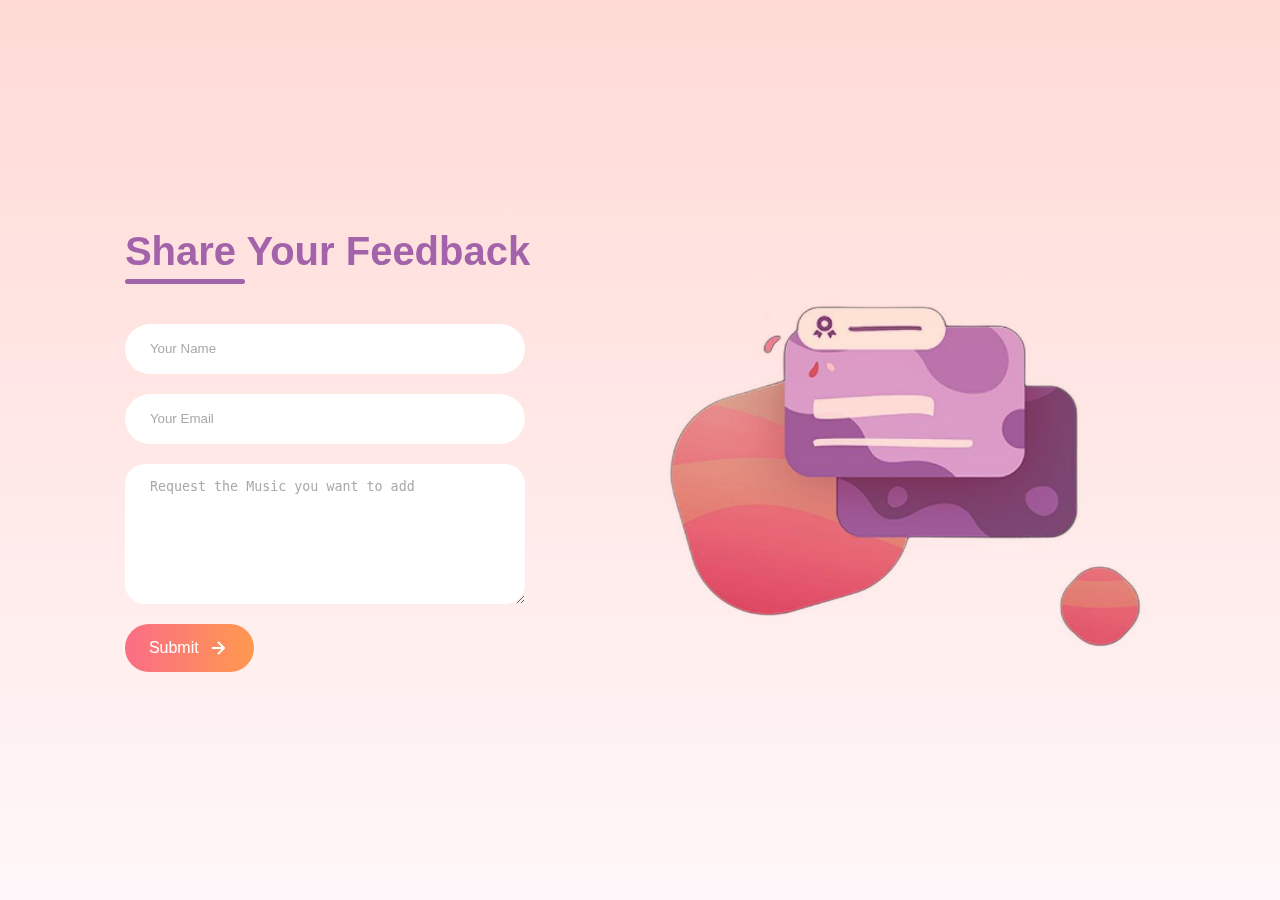
<file: feedback.html>
<!DOCTYPE html>
<html lang="en">
<head>
    <meta charset="UTF-8">
    <meta name="viewport" content="width=device-width, initial-scale=1.0">
    <title>Share Your Feedback</title>
    <link rel="stylesheet" href="feedback.css">
</head>
<body>
    <div class="contact-container">
        <form action="https://api.web3forms.com/submit" method="POST" class="contact-left">
            <div class="contact-left-title">
                <h2>Share Your Feedback</h2>
                <hr>
            </div>
            <input type="hidden" name="access_key" value="68ef56c5-1b29-4976-af79-a02e25fe1d4f">
            <input type="text" name="name" placeholder="Your Name" class="contact-input">
            <input type="email" name="email" placeholder="Your Email" class="contact-input">
            <textarea name="message" placeholder="Request the Music you want to add" class="contact-input"></textarea>
            <button type="submit">Submit <img src="rightarrow.svg" alt=""></button>
        </form>
        <div class="contact-right">
            <img id="image" src="right.jpeg" alt="">
        </div>
    </div>
</body>
</html>
</file>
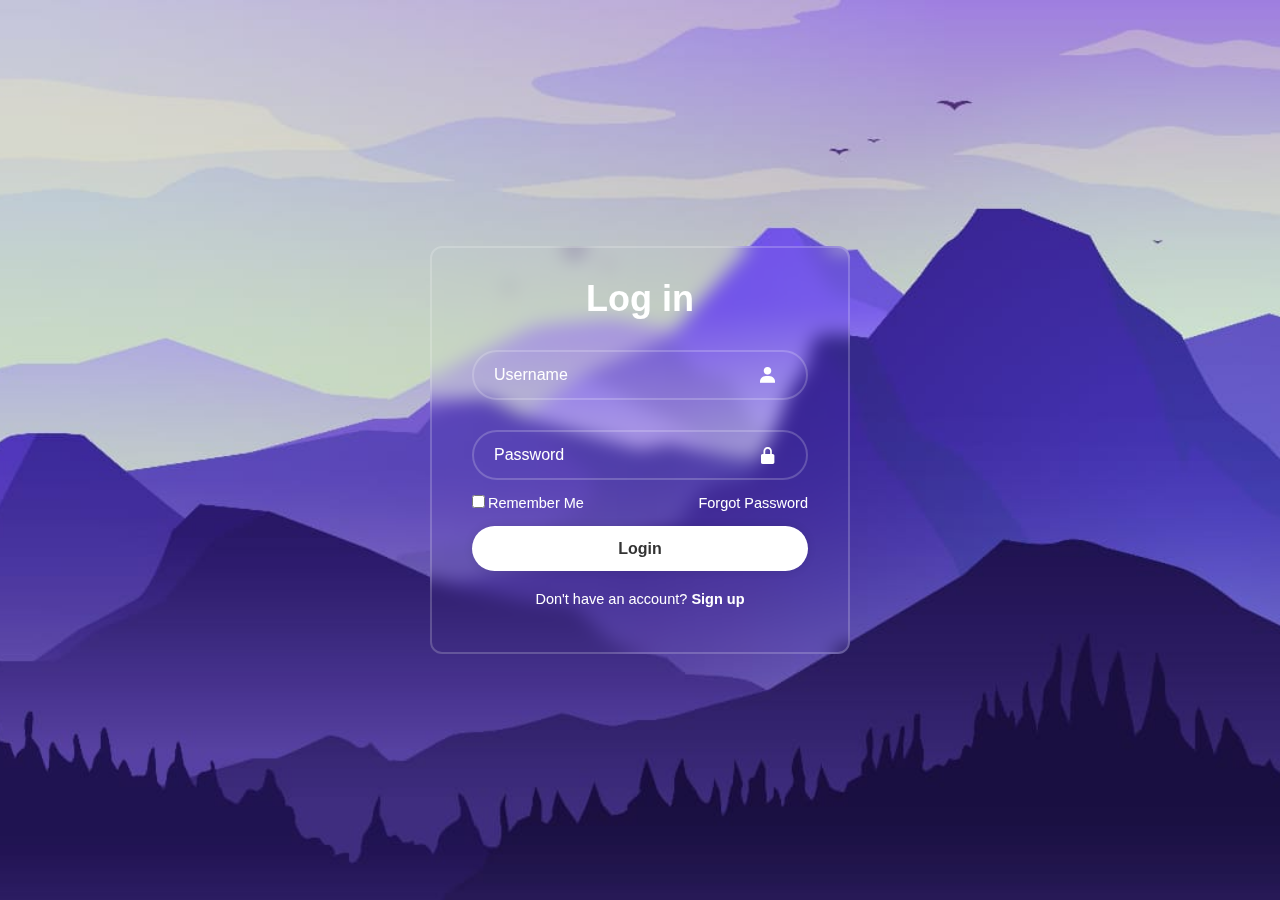
<file: login.html>
<!DOCTYPE html>
<html lang="en">

<head>
  <meta charset="UTF-8">
  <meta name="viewport" content="width=device-width, initial-scale=1.0">
  <title>Login Form</title>
  <link rel="stylesheet" href="login.css">
  <link href='https://unpkg.com/boxicons@2.1.4/css/boxicons.min.css' rel='stylesheet'>
</head>

<body>
  <div class="wrapper">
    <form action="" onsubmit="validateForm()">
      <h1>Log in</h1>
      <div class="input-box">
        <input type="text" placeholder="Username" id="Username" name="Username" required>
        <i class='bx bxs-user'></i>
      </div>
      <div class="input-box">
        <input type="password" name="password" id="password" placeholder="Password" required>
        <i class='bx bxs-lock-alt'></i>
      </div>
      <div class="remember-forgot">
        <label><input type="checkbox" id="form-input">Remember Me</label>
        <a href="#">Forgot Password</a>
      </div>
      <button type="submit" class="btn">Login</button>
      <div class="register-link">
        <p>Don't have an account? <a href="signup.html">Sign up</a></p>
      </div>
    </form>
  </div>
  <script>
    function validateForm() {

      var Username = document.getElementById('Username').value;
      var password = document.getElementById('password').value;

      window.location.assign("index.html")
      alert("Successfully Loged Into Music Player!");
    }

    const forminput = document.querySelector('#form-input');

    forminput.addEventListener('click', () => {
      const passwordInput = document.getElementById('password');
      if (passwordInput.type === 'password') {
        passwordInput.type = 'text';
      } else {
        passwordInput.type = 'password';
      }
    })
  </script>
</body>

</html>
</file>
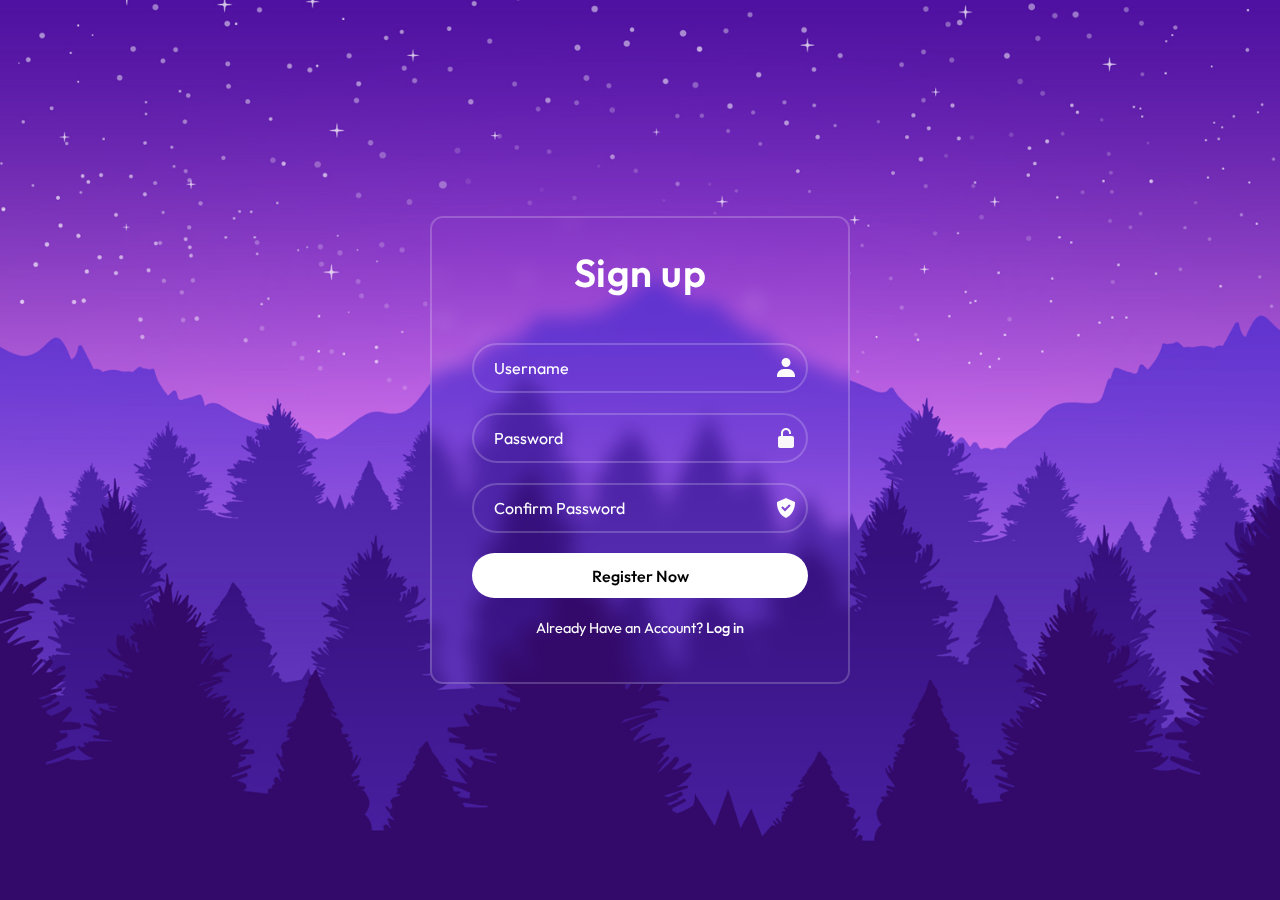
<file: signup.html>
<!DOCTYPE html>
<html lang="en">
<head>
    <meta charset="UTF-8">
    <meta name="viewport" content="width=device-width, initial-scale=1.0">
    <title>Signup form</title>
    <link rel="stylesheet" href="signup.css">
    <link href='https://unpkg.com/boxicons@2.1.4/css/boxicons.min.css' rel='stylesheet'>
</head>
<body>
    <div class="container">
        <form id="my-form" onsubmit="validateForm()">
            <h1>Sign up</h1>
            <div class="form-input">
                <input type="text" id="Username" placeholder="Username" name="Username" required>
                <svg xmlns="http://www.w3.org/2000/svg" width="24" height="24" viewBox="0 0 24 24" style="fill: rgb(252, 250, 250);transform: ;msFilter:;"><path d="M7.5 6.5C7.5 8.981 9.519 11 12 11s4.5-2.019 4.5-4.5S14.481 2 12 2 7.5 4.019 7.5 6.5zM20 21h1v-1c0-3.859-3.141-7-7-7h-4c-3.86 0-7 3.141-7 7v1h17z"></path></svg>
            </div>

            <div class="form-input" >
                <input type="password" name="password" id="password" placeholder="Password" required>
                <svg id="form-input" xmlns="http://www.w3.org/2000/svg" width="24" height="24" viewBox="0 0 24 24" style="fill: rgb(249, 247, 247);transform: ;msFilter:;"><path d="M17 8V7c0-2.757-2.243-5-5-5S7 4.243 7 7v3H6c-1.103 0-2 .897-2 2v8c0 1.103.897 2 2 2h12c1.103 0 2-.897 2-2v-8c0-1.103-.897-2-2-2H9V7c0-1.654 1.346-3 3-3s3 1.346 3 3v1h2z"></path></svg>
            </div>

            <div class="form-input">
                <input type="password" name="cpassword" id="cpassword" placeholder="Confirm Password" required>
                <svg xmlns="http://www.w3.org/2000/svg" width="24" height="24" viewBox="0 0 24 24" style="fill: rgb(253, 252, 252);transform: ;msFilter:;"><path d="M11.488 21.754c.294.157.663.156.957-.001 8.012-4.304 8.581-12.713 8.574-15.104a.988.988 0 0 0-.596-.903l-8.05-3.566a1.005 1.005 0 0 0-.813.001L3.566 5.747a.99.99 0 0 0-.592.892c-.034 2.379.445 10.806 8.514 15.115zM8.674 10.293l2.293 2.293 4.293-4.293 1.414 1.414-5.707 5.707-3.707-3.707 1.414-1.414z"></path></svg>
            </div>

            <button type="submit" class="btn">Register Now</button>
            <div class="login-link">
                <p>Already Have an Account? <a href="login.html">Log in</a></p>
            </div>
        </form>
    </div>
    <script>
    function validateForm() {
        var Username = document.getElementById("Username").value;
        var password = document.getElementById("password").value;
        var cpassword = document.getElementById("cpassword").value;
        if(password==cpassword){
            window.location.assign("index.html")
            alert("Successfully Signed Into Music Player!")
        }
        else{
            alert("Password does not match!")
        }
    }

    const forminput = document.querySelector('#form-input');

    forminput.addEventListener('click',()=>{
        const passwordInput = document.getElementById('password');
        if(passwordInput.type ==='password'){
            passwordInput.type = 'text';
        }else{
            passwordInput.type = 'password';
        }
    })
    </script>
</body>
</html>
</file>
<file: feedback.css>
*{
    padding: 0;
    margin: 0;
    box-sizing: border-box;
}

#image{
    mix-blend-mode: multiply;
}

body{
    font-family: "Outfit", sans-serif;
    background: linear-gradient(#ffdad5,#fff7f9);
}

.contact-container{
    height: 100vh;
    display: flex;
    align-items: center;
    justify-content: space-evenly;
}

.contact-left{
    display: flex;
    flex-direction: column;
    align-items: start;
    gap: 20px;
}

.contact-left-title h2{
    font-weight: 600;
    color: #a363aa;
    font-size: 40px;
    margin-bottom: 5px;
}

.contact-left-title hr{
    border: none;
    width: 120px;
    height: 5px;
    background-color: #a363aa;
    border-radius: 10px;
    margin-bottom: 20px;
}

.contact-input{
    width: 400px;
    height: 50px;
    border: none;
    outline: none;
    padding-left: 25px;
    font-weight: 500;
    color: #666;
    border-radius: 50px;
}

.contact-left textarea{
    height: 140px;
    padding-top: 15px;
    border-radius: 20px;
}

.contact-left button{
    display: flex;
    align-items: center;
    padding: 12px 24px;
    font-size: 16px;
    color: #fff;
    gap: 7px;
    border: none;
    border-radius: 50px;
    background: linear-gradient(270deg,#ff994f,#fa6d86);
    cursor: pointer;
    transition: transform 0.3s ease-out;
}

.contact-left button:hover{
    transform: scale(1.1);
}

.contact-left button:active{
    background-color: #555;
}

.contact-input:focus{
    border: 2px solid #ff994f;
}

.contact-input::placeholder{
    color: #a9a9a9;
}

.contact-right img{
    width: 500px;
}

@media (max-width:800px){
    .contact-inputs{
        width: 80vw;
    }
    .contact-right{
        display: none;
    }
}
</file>
<file: login.css>
* {
  margin: 0;
  padding: 0;
  box-sizing: border-box;
  font-family: "Poppins", sans-serif;
}

body {
  display: flex;
  justify-content: center;
  align-items: center;
  min-height: 100vh;
  background: url(log.jpeg) no-repeat;
  background-size: cover;
  background-position: center;
}

.wrapper {
  width: 420px;
  background: transparent;
  border: 2px solid rgba(255, 255, 255, .2);
  backdrop-filter: blur(9px);
  color: #fff;
  border-radius: 12px;
  padding: 30px 40px;
}

.wrapper h1 {
  font-size: 36px;
  text-align: center;
}

.wrapper .input-box {
  position: relative;
  width: 100%;
  height: 50px;

  margin: 30px 0;
}

.input-box input {
  width: 100%;
  height: 100%;
  background: transparent;
  border: none;
  outline: none;
  border: 2px solid rgba(255, 255, 255, .2);
  border-radius: 40px;
  font-size: 16px;
  color: #fff;
  padding: 20px 45px 20px 20px;
}

.input-box input::placeholder {
  color: #fff;
}

.input-box i {
  position: absolute;
  right: 20px;
  top: 30%;
  transform: translate(-50%);
  font-size: 20px;

}

.wrapper .remember-forgot {
  display: flex;
  justify-content: space-between;
  font-size: 14.5px;
  margin: -15px 0 15px;
}

.remember-forgot label input {
  accent-color: #fff;
  margin-right: 3px;

}

.remember-forgot a {
  color: #fff;
  text-decoration: none;

}

.remember-forgot a:hover {
  text-decoration: underline;
}

.wrapper .btn {
  width: 100%;
  height: 45px;
  background: #fff;
  border: none;
  outline: none;
  border-radius: 40px;
  box-shadow: 0 0 10px rgba(0, 0, 0, .1);
  cursor: pointer;
  font-size: 16px;
  color: #333;
  font-weight: 600;
}

.wrapper .register-link {
  font-size: 14.5px;
  text-align: center;
  margin: 20px 0 15px;

}

.register-link p a {
  color: #fff;
  text-decoration: none;
  font-weight: 600;
}

.register-link p a:hover {
  text-decoration: underline;
}

@media (max-width:530px) and (min-width:200px){
  .wrapper{
      width: 370px;
  }
}
</file>
<file: signup.css>
@import url('https://fonts.googleapis.com/css2?family=Outfit:wght@100;200;300;400;500&display=swap');


* {
  margin: 0;
  padding: 0;
  box-sizing: border-box;
  font-family: "Outfit", sans-serif;
}

body{
    display: flex;
    justify-content: center;
    align-items: center;
    min-height: 100vh;
    background: url(sign.jpg);
    background-size: cover;
    background-position: center;
}

.container{
    width: 420px;
    background: transparent;
    border: 2px solid rgba(255, 255, 255, .2);
    backdrop-filter: blur(9px);
    color: white;
    border-radius: 13px;
    padding: 30px 40px;
}

.container h1{
    text-align: center;
    font-size: 39px;
    font-weight: 600;
    padding-bottom: 26px;
    letter-spacing: 0.5px;
}

.container .form-input{
    position: relative;
    width: 100%;
    height: 50px;
    margin: 20px 0;
}

.form-input input{
   width: 100%; 
   height: 100%;
   background-color: transparent;
   border: 2px solid rgba(255, 255, 255, .2);
   border-radius: 40px;
   font-size: 16px;
   color: white;
   padding: 20px 45px 20px 20px;
}

#form-input{
    cursor: pointer;
}

.form-input input::placeholder{
    color: white;
}

svg{
    position: absolute;
    right: 10px;
    top: 25%;
}

.container .btn{
    width: 100%;
    height: 45px;
    background: white;
    border: none;
    outline: none;
    border-radius: 40px;
    cursor: pointer;
    font-size: 16px;
    color: black;
    font-weight: 550;
    transition: all .4s ease-in-out;
}

.container .btn:hover{
    transform: scale(1.05);
}

.login-link p a{
    color: white;
    text-decoration: none;
    font-weight: 500;
}

.login-link p a:hover{
    text-decoration: underline;
}

.container .login-link{
    font-size: 14.5px;
    text-align: center;
    margin: 20px 0 15px;
}

@media (max-width:530px) and (min-width:200px){
    .container{
        width: 370px;
    }
}
</file>
